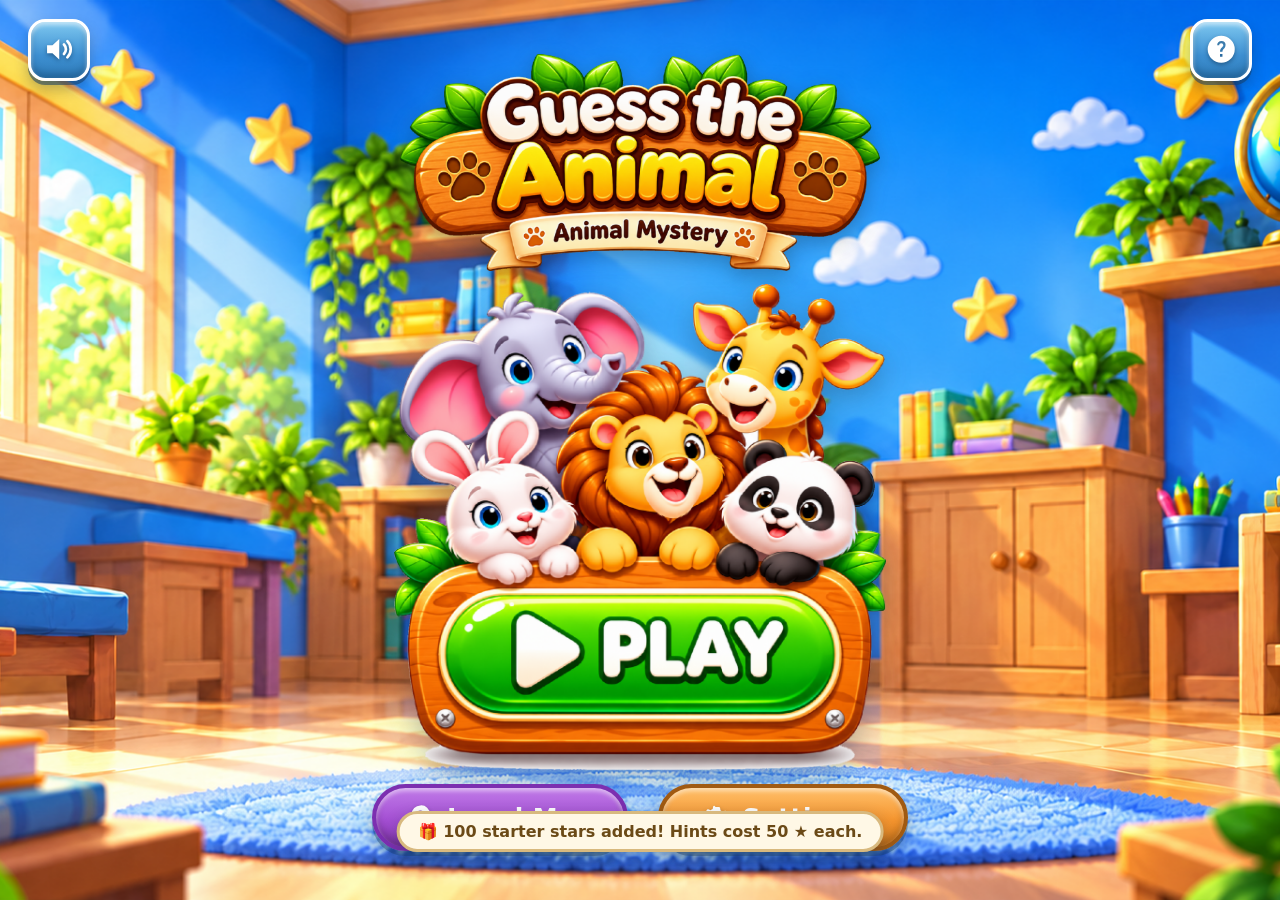
<file: index.html>
<!doctype html>
<html lang="en">
<head>
<meta charset="utf-8">
<meta name="viewport" content="width=device-width, initial-scale=1, viewport-fit=cover">
<title>Guess the Word — Animal Mystery</title>
<meta name="description" content="A cheerful animal word-guessing game: 10 levels, 40 mystery animals.">
<link rel="icon" href="data:image/svg+xml,%3Csvg xmlns='http://www.w3.org/2000/svg' viewBox='0 0 32 32'%3E%3Crect width='32' height='32' rx='7' fill='%233e8948'/%3E%3Crect x='8' y='22' width='16' height='4' rx='2' fill='%23f7d774'/%3E%3C/svg%3E">
<link rel="stylesheet" href="css/style.css?v=14">
<!-- essential home-screen art: load first on every entry path -->
<link rel="preload" as="image" href="assets/art/logo.png" fetchpriority="high">
<link rel="preload" as="image" href="assets/art/hero-animals.png" fetchpriority="high">
<link rel="preload" as="image" href="assets/art/bg-phone.png" media="(orientation: portrait)">
<link rel="preload" as="image" href="assets/art/bg-desktop.png" media="(orientation: landscape)">
</head>
<body>
<div id="app" class="app" aria-live="polite">

  <!-- Loading / error surface -->
  <div id="screen-loading" class="screen screen-loading">
    <div class="panel small center">
      <div class="spinner" aria-hidden="true"></div>
      <h1 class="game-title">Guess the animal</h1>
      <p class="muted" id="loading-msg">Getting the classroom ready…</p>
    </div>
  </div>
  <div id="screen-error" class="screen screen-error hidden">
    <div class="panel small center">
      <h1 class="game-title">Oops!</h1>
      <p id="error-msg" class="subtitle red">Something went wrong.</p>
      <button class="btn btn-blue big" data-action="reload">Try again</button>
    </div>
  </div>

  <!-- Home (approved reference design: classroom photo, wooden logo sign,
       five animals + green PLAY artwork, purple/orange pills) -->
  <div id="screen-home" class="screen screen-home hidden">
    <div class="home-top">
      <button type="button" class="menu-btn btn-sound" data-action="sound" id="btn-sound" aria-label="Turn sound off" aria-pressed="true">
        <svg class="snd-on" viewBox="0 0 24 24" aria-hidden="true" focusable="false"><path fill="currentColor" d="M3 9v6h4l5 4.5v-15L7 9H3z"/><path fill="none" stroke="currentColor" stroke-width="2" stroke-linecap="round" d="M15.5 8.5a5 5 0 0 1 0 7M18 6a8.5 8.5 0 0 1 0 12"/></svg>
        <svg class="snd-off" viewBox="0 0 24 24" aria-hidden="true" focusable="false"><path fill="currentColor" d="M3 9v6h4l5 4.5v-15L7 9H3z"/><path fill="none" stroke="currentColor" stroke-width="2.4" stroke-linecap="round" d="m15.5 9.5 5 5m0-5-5 5"/></svg>
      </button>
      <button type="button" class="menu-btn" data-action="help" aria-label="How to play">
        <svg viewBox="0 0 24 24" aria-hidden="true" focusable="false"><path fill="currentColor" d="M12 2a10 10 0 1 0 0 20 10 10 0 0 0 0-20zm.9 15.5h-1.8v-1.9h1.8v1.9zm1.7-6.6-.8.9c-.6.6-.9 1.1-.9 2.1h-1.8c0-1.5.4-2.2 1.2-3l.8-.9c.3-.3.4-.6.4-1 0-.8-.6-1.4-1.5-1.4s-1.5.6-1.5 1.5H9c0-1.9 1.3-3.1 3.2-3.1 1.8 0 3 1.1 3 2.7 0 .9-.3 1.6-.6 2.2z"/></svg>
      </button>
    </div>
    <div class="home-stage">
      <img class="home-logo" src="assets/art/logo.png" alt="Guess the Animal — Animal Mystery"
           width="1400" height="634" draggable="false">
      <div class="home-hero">
        <button type="button" class="play-hotspot" data-action="play"
                aria-label="Play — start the next level"></button>
        <img class="hero-art" src="assets/art/hero-animals.png"
             alt="Five friendly cartoon animals gathered around a big wooden Play button"
             width="1050" height="1037" draggable="false">
      </div>
      <div class="home-actions">
        <button type="button" class="btn-pill pill-purple" data-action="levels">
          <svg viewBox="0 0 24 24" aria-hidden="true" focusable="false"><path fill="currentColor" d="M12 2a7.3 7.3 0 0 0-7.3 7.3c0 5 5.6 9.8 6.9 12a.9.9 0 0 0 1.5 0c1.3-2.2 6.9-7 6.9-12A7.3 7.3 0 0 0 12 2zm0 4.2a3.1 3.1 0 1 1 0 6.2 3.1 3.1 0 0 1 0-6.2z"/></svg>
          <span>Level&nbsp;Map</span>
        </button>
        <button type="button" class="btn-pill pill-orange" data-action="settings">
          <svg viewBox="0 0 24 24" aria-hidden="true" focusable="false"><path fill="currentColor" d="M10.3 2.2a1 1 0 0 0-1 .8l-.4 2a7.7 7.7 0 0 0-1.7 1l-2-.7a1 1 0 0 0-1.2.5l-1.4 2.4a1 1 0 0 0 .2 1.2l1.6 1.3a7.8 7.8 0 0 0 0 2l-1.6 1.3a1 1 0 0 0-.2 1.2l1.4 2.4a1 1 0 0 0 1.2.5l2-.7c.5.4 1.1.7 1.7 1l.4 2a1 1 0 0 0 1 .8h2.8a1 1 0 0 0 1-.8l.4-2a7.7 7.7 0 0 0 1.7-1l2 .7a1 1 0 0 0 1.2-.5l1.4-2.4a1 1 0 0 0-.2-1.2L20 13.9a7.8 7.8 0 0 0 0-2l1.6-1.3a1 1 0 0 0 .2-1.2l-1.4-2.4a1 1 0 0 0-1.2-.5l-2 .7a7.7 7.7 0 0 0-1.7-1l-.4-2a1 1 0 0 0-1-.8h-2.8zM12 9a3 3 0 1 1 0 6 3 3 0 0 1 0-6z"/></svg>
          <span>Settings</span>
        </button>
      </div>
    </div>
  </div>

  <!-- Level select -->
  <div id="screen-levels" class="screen screen-levels hidden">
    <div class="levels-wrap">
      <div class="levels-top">
        <button class="menu-btn btn-home" data-action="home" aria-label="Home screen">
          <svg viewBox="0 0 24 24" aria-hidden="true" focusable="false"><path fill="currentColor" d="M12 2.6 1.8 11h3v10a1.2 1.2 0 0 0 1.2 1.2h4.4v-6.4h3.2v6.4h4.4A1.2 1.2 0 0 0 19.2 21V11h3L12 2.6z"/></svg>
        </button>
        <div class="levels-banner">
          <span class="rope rope-left" aria-hidden="true"></span>
          <span class="rope rope-right" aria-hidden="true"></span>
          <span class="leaf-cluster leaf-tl" aria-hidden="true"></span>
          <span class="leaf-cluster leaf-tr" aria-hidden="true"></span>
          <span class="leaf-single leaf-b" aria-hidden="true"></span>
          <span class="paw banner-paw left" aria-hidden="true"></span>
          <h2 class="banner-text">Choose a Level</h2>
          <span class="paw banner-paw right" aria-hidden="true"></span>
        </div>
        <button class="menu-btn btn-sound" data-action="sound" id="btn-sound-levels" aria-label="Turn sound off">
          <svg class="snd-on" viewBox="0 0 24 24" aria-hidden="true" focusable="false"><path fill="currentColor" d="M3 9v6h4l5 4.5v-15L7 9H3z"/><path fill="none" stroke="currentColor" stroke-width="2" stroke-linecap="round" d="M15.5 8.5a5 5 0 0 1 0 7M18 6a8.5 8.5 0 0 1 0 12"/></svg>
          <svg class="snd-off" viewBox="0 0 24 24" aria-hidden="true" focusable="false"><path fill="currentColor" d="M3 9v6h4l5 4.5v-15L7 9H3z"/><path fill="none" stroke="currentColor" stroke-width="2.4" stroke-linecap="round" d="m15.5 9.5 5 5m0-5-5 5"/></svg>
        </button>
      </div>
      <div class="levels-scroll">
        <div id="level-grid" class="level-grid" aria-label="Level select"></div>
      </div>
    </div>
  </div>

  <!-- Gameplay: one coherent center-aligned vertical stack -->
  <div id="screen-game" class="screen screen-game hidden">
    <header class="hud" id="hud">
      <button class="hud-pause" data-action="pause" aria-label="Pause game">
        <img src="assets/art/btn-pause.png" alt="" draggable="false">
      </button>
      <span class="badge badge-wood" id="hud-level">LEVEL 1</span>
      <span class="badge badge-navy" id="hud-question">Q 1/4</span>
      <span class="badge badge-hearts" id="hud-hearts" aria-label="Hearts"></span>
      <span class="badge badge-navy" id="hud-score"><span class="star" aria-hidden="true">★</span> <b>0</b></span>
      <span class="badge badge-navy" id="hud-timer">⏱ <b id="timer-text">70</b></span>
      <span class="badge badge-navy badge-practice" id="hud-practice">PRACTICE ∞</span>
    </header>

    <main class="stage" id="stage">
      <div class="board-zone" id="board-zone">
        <div class="title-banner" aria-hidden="true">
          <span class="paw left"></span><span class="title-text">Guess the animal</span><span class="paw right"></span>
        </div>
        <div class="board-frame" id="board-frame">
          <img class="board-art" src="assets/art/board.png" alt="" draggable="false">
          <div class="animal-mount" id="animal-mount" data-qid="" role="img" aria-label="Mystery animal"></div>
          <div class="bubble hidden" id="bubble" role="status"></div>
        </div>
      </div>

      <div class="slots" id="slots" aria-label="Answer slots"></div>

      <div class="bank-wrap">
        <div class="bank" id="bank" aria-label="Letter buttons"></div>
      </div>

      <div class="actions" id="actions">
        <button class="action-btn" data-action="undo" id="btn-undo" aria-label="Undo last letter">
          <img src="assets/art/btn-undo.png" alt="" draggable="false">
        </button>
        <button class="action-btn" data-action="clear" id="btn-clear" aria-label="Clear all letters">
          <img src="assets/art/btn-clear.png" alt="" draggable="false">
        </button>
        <button class="action-btn" data-action="hint" id="btn-hint" aria-label="Hint: reveal one letter, costs 50 stars">
          <img src="assets/art/btn-hint.png" alt="" draggable="false">
        </button>
      </div>
    </main>

    <footer class="progress-zone" id="progress-zone">
      <div class="progress-title" id="progress-title">Complete 4 animals to clear the level</div>
      <div class="progress-holder" id="progress-holder">
        <img class="progress-art" src="assets/art/progress.png" alt="" draggable="false">
        <div class="progress-track" aria-label="Questions solved">
          <div class="progress-connector" aria-hidden="true"></div>
          <div class="progress-markers" id="progress-markers"></div>
        </div>
      </div>
    </footer>
  </div>

  <!-- Modals -->
  <div id="modal-overlay" class="modal-overlay hidden" role="dialog" aria-modal="true">
    <div class="modal" id="modal"></div>
  </div>
</div>

<noscript><p class="noscript">This game needs JavaScript enabled.</p></noscript>

<script src="js/letters.js"></script>
<script src="js/storage.js"></script>
<script src="js/levels.js"></script>
<script src="js/game.js"></script>
<script src="js/asset-map.js"></script>
<script src="js/renderer.js"></script>
<script src="js/controls.js"></script>
<script src="js/audio.js"></script>
<script src="js/main.js"></script>
</body>
</html>
</file>
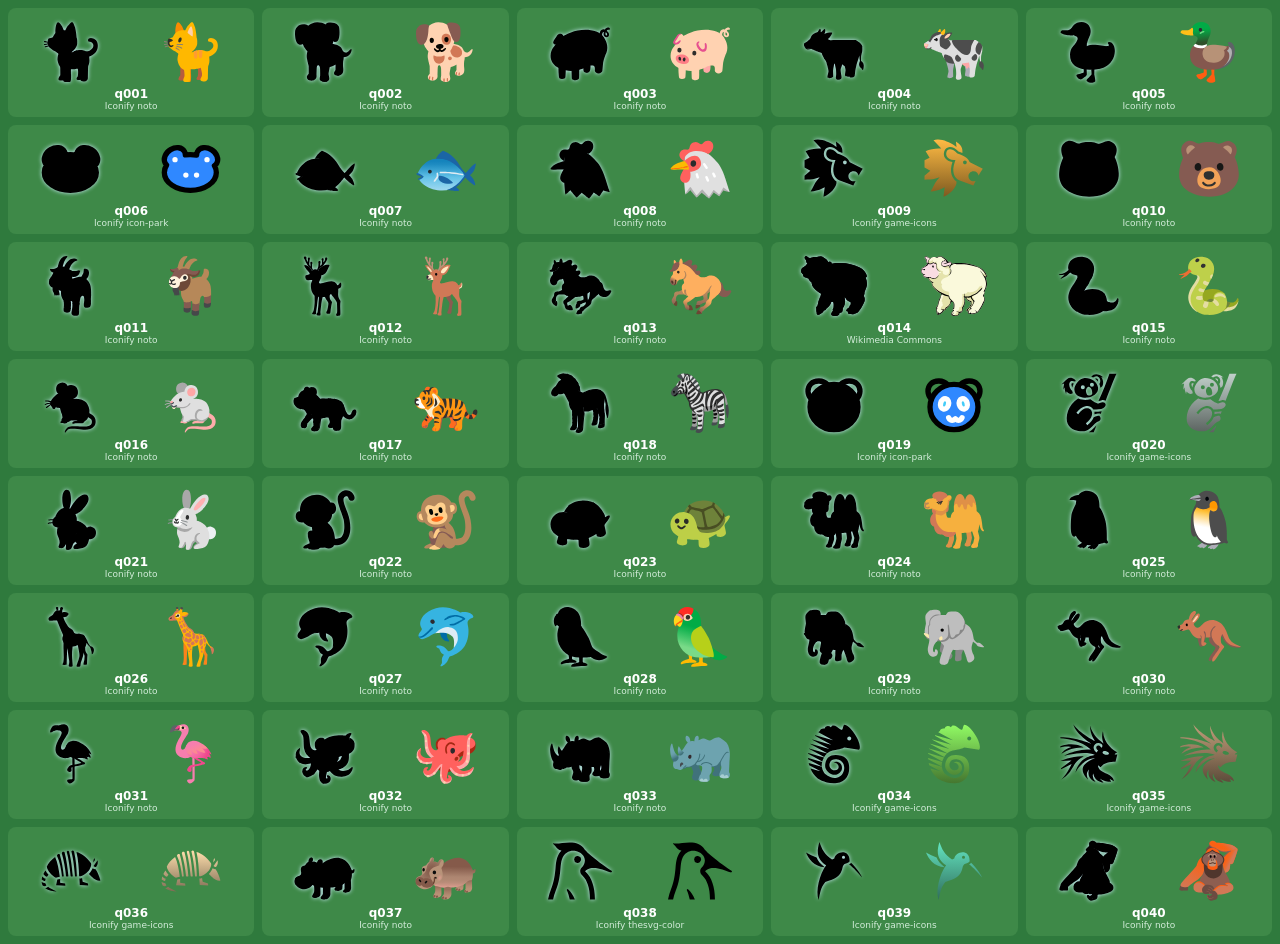
<file: tests/animals-preview.html>
<!doctype html>
<html><head><meta charset="utf-8"><title>Animal asset preview</title>
<style>
body{margin:0;background:#2f7a3d;font:12px system-ui;padding:8px;display:grid;grid-template-columns:repeat(5,1fr);gap:8px}
.cell{background:#3e8948;border-radius:8px;padding:6px;text-align:center}
.cell img{height:64px;display:block;margin:0 auto}
.pair{display:flex;gap:6px;justify-content:center;align-items:flex-end;height:70px}
.lbl{color:#fff;font-weight:bold;margin-top:3px}
.src{color:#d3edda;font-size:9px}
</style></head>
<body>
<script>
fetch('../assets/animals/manifest.json').then(r=>r.json()).then(m=>{
  document.body.innerHTML = Array.from({length:40},(_,i)=>{
    const q='q'+String(i+1).padStart(3,'0');
    const src='../assets/animals/'+q+'.svg';
    return '<div class="cell"><div class="pair">' +
      '<img src="'+src+'" style="filter:brightness(0) drop-shadow(0 0 2px #cfefff)" alt="">' +
      '<img src="'+src+'" alt="">' +
      '</div><div class="lbl">'+q+'</div><div class="src">'+(m[q]?m[q].source.split(':')[0]:'')+'</div></div>';
  }).join('');
});
</script>
</body></html>
</file>
<file: css/style.css>
/* ============================================================
   Guess the Word — Animal Mystery · style.css
   TARGET composition: full-bleed classroom photo, arcade HUD,
   cream title arch, large center chalkboard, sprite answer
   slots, glossy arcade letter tiles, sprite action buttons,
   wooden 4-step progress bar. One center-aligned stack.
   ============================================================ */

* { box-sizing: border-box; -webkit-tap-highlight-color: transparent; }
button { touch-action: manipulation; } /* no 300ms delay / double-tap zoom on phones */
.app { overscroll-behavior: none; }     /* no pull-to-refresh while playing */

:root {
  --navy: #1d3557;
  --navy-deep: #16283f;
  --cream: #fff6dc;
  --cream-deep: #ffe9b0;
  --warm-stroke: #b5762a;
  --gold: #f8d34e;
  --gold-deep: #d9a916;
  --wood: #d9a05b;
  --wood-deep: #a9702d;
  --red: #e85d4a;
  --green-ok: #57c84d;
  --ink: #23384a;
  --font-round: "Comic Sans MS", "Chalkboard SE", "Segoe Print", "Baloo 2", "Trebuchet MS", system-ui, sans-serif;
  --hud-h: clamp(44px, 9vh, 84px);
  --gap: clamp(4px, 1.1vh, 12px);
}

html, body { height: 100%; }
body {
  margin: 0;
  font-family: var(--font-round);
  color: var(--ink);
  overflow: hidden;
  background: #9fd0e8;
}

/* ---------- full-bleed classroom backgrounds (approved photos) ---------- */
.app {
  position: relative;
  height: 100vh;
  height: 100dvh;
  overflow: hidden;
  background: #9fd0e8 url("../assets/art/bg-phone.png?v=3") center / cover no-repeat;
}
@media (orientation: landscape) {
  .app { background-image: url("../assets/art/bg-desktop.png?v=3"); }
}

.noscript { position: fixed; inset: auto 0 0 0; background: #b03030; color: #fff; padding: 10px; text-align: center; }

/* ---------- screens ---------- */
.screen { position: absolute; inset: 0; display: flex; flex-direction: column; z-index: 2; }
.hidden { display: none !important; }

/* ---------- shared bits (home / levels / modals) ---------- */
.panel {
  background: var(--cream);
  border: 4px solid #e7d9b9;
  border-radius: 22px;
  box-shadow: 0 6px 18px rgba(30, 50, 66, .28);
  padding: 18px;
}
.panel.small { max-width: 340px; margin: auto; text-align: center; }
.center { text-align: center; }
.game-title { font-size: clamp(24px, 5vw, 38px); margin: 0; color: var(--navy); }
.subtitle { font-size: clamp(13px, 2.6vw, 17px); margin: 8px 0 0; color: #b06f1e; font-weight: bold; letter-spacing: 1.5px; }
.red { color: var(--red); }
.muted { color: #6d7f8e; margin: 10px 0 0; font-size: 14px; }

.btn {
  font-family: inherit; font-weight: bold;
  font-size: clamp(15px, 2.6vw, 18px); color: #21313f;
  border: 3px solid #fff; border-radius: 16px;
  padding: 10px 18px; cursor: pointer; min-height: 44px;
  box-shadow: 0 4px 0 rgba(35, 56, 74, .28), 0 8px 14px rgba(35, 56, 74, .16);
  transition: transform .12s ease, box-shadow .12s ease, filter .12s ease;
  user-select: none;
}
.btn:hover { filter: brightness(1.05); transform: translateY(-1px); }
.btn:active { transform: translateY(3px); box-shadow: 0 1px 0 rgba(35, 56, 74, .28); }
.btn:focus-visible { outline: 4px dashed #fff; outline-offset: 3px; }
.btn.big { font-size: clamp(20px, 4.4vw, 28px); padding: 13px 42px; border-radius: 20px; }
.btn.icon { padding: 9px 13px; }
.btn[disabled] { opacity: .45; cursor: not-allowed; transform: none; }
.btn-orange { background: linear-gradient(180deg, #ffd24d, #ff9812); }
.btn-red    { background: linear-gradient(180deg, #ff8a70, #e8491d); color: #fff; text-shadow: 0 2px 0 rgba(0,0,0,.25); }
.btn-yellow { background: linear-gradient(180deg, #fff176, #fdd835); }
.btn-blue   { background: linear-gradient(180deg, #7ec8f0, #3d8fd1); color: #fff; text-shadow: 0 2px 0 rgba(0,0,0,.25); }
.btn-green  { background: linear-gradient(180deg, #8ee08a, #3f9e4d); color: #fff; text-shadow: 0 2px 0 rgba(0,0,0,.25); }

.spinner {
  width: 44px; height: 44px; margin: 8px auto 14px;
  border: 6px solid #cfe3f0; border-top-color: #3d8fd1; border-radius: 50%;
  animation: spin 1s linear infinite;
}
@keyframes spin { to { transform: rotate(360deg); } }

/* ---------- home (approved reference: classroom photo + wooden logo +
     five-animal PLAY artwork + green info board + purple/orange pills) ---------- */
.screen-home {
  flex-direction: column;
  align-items: center;
  padding-top: max(6px, env(safe-area-inset-top));
}
.home-top {
  flex: none;
  width: 100%;
  display: flex;
  justify-content: space-between;
  align-items: center;
  padding: clamp(6px, 1.4vh, 14px) clamp(12px, 3.4vw, 28px) 0;
  z-index: 5;
}
.home-stage {
  --hero-w: min(92vw, calc(52dvh * 1.0125));
  flex: 1;
  min-height: 0;
  width: 100%;
  display: flex;
  flex-direction: column;
  align-items: center;
  padding: 0 clamp(8px, 2.5vw, 20px) max(4px, env(safe-area-inset-bottom));
}
/* wooden sign logo: title + subtitle live inside the artwork (no text overlay) */
.home-logo {
  display: block;
  width: min(78vw, 560px);
  max-width: 100%;
  height: auto;
  margin-top: clamp(2px, 1.2dvh, 14px);
  filter: drop-shadow(0 6px 10px rgba(20, 40, 60, .32));
  animation: home-logo-in .55s cubic-bezier(.2, 1.35, .4, 1) both;
  user-select: none;
}
@keyframes home-logo-in {
  from { opacity: 0; transform: translateY(-20px) scale(.92); }
  65%  { opacity: 1; transform: translateY(0) scale(1.025); }
  to   { opacity: 1; transform: translateY(0) scale(1); }
}

/* five-animal group with the wooden PLAY sign.
   --pill-* geometry covers the WHOLE wooden sign (frame, green pill and
   flanking leaves), measured from the artwork itself. */
.home-hero {
  position: relative;
  width: var(--hero-w);
  aspect-ratio: 1050 / 1037;
  margin-top: clamp(6px, 1.6dvh, 18px);
  --pill-x: 4%;
  --pill-y: 66%;
  --pill-w: 92%;
  --pill-h: 30%;
  animation: home-hero-in .5s cubic-bezier(.2, 1.4, .4, 1) .1s both;
}
@keyframes home-hero-in {
  from { opacity: 0; transform: scale(.86); }
  to   { opacity: 1; transform: scale(1); }
}
.home-hero .hero-art {
  position: absolute;
  inset: 0;
  width: 100%;
  height: 100%;
  z-index: 1;
  pointer-events: none;
  user-select: none;
  filter: drop-shadow(0 8px 14px rgba(20, 40, 60, .30));
  transform-origin: 50% 84%;
}
/* invisible-but-real PLAY button locked onto the green pill in the artwork;
   at least a 44px touch target, always centered on the pill */
.play-hotspot {
  position: absolute;
  left: calc(var(--pill-x) + var(--pill-w) / 2);
  top: calc(var(--pill-y) + var(--pill-h) / 2);
  width: max(var(--pill-w), 44px);
  height: max(var(--pill-h), 44px);
  transform: translate(-50%, -50%);
  z-index: 3;
  padding: 0;
  border: none;
  background: transparent;
  cursor: pointer;
  border-radius: 999px;
  -webkit-tap-highlight-color: transparent;
}
.play-hotspot:focus-visible {
  outline: 4px dashed #fff;
  outline-offset: 3px;
}
.play-hotspot:active ~ .hero-art { transform: scale(.975); }
.hero-art { transition: transform .14s ease; }

/* purple Level Map + orange Settings pills */
.home-actions {
  flex: none;
  display: flex;
  justify-content: center;
  align-items: center;
  gap: clamp(10px, 4vw, 30px);
  margin-top: clamp(8px, 2dvh, 22px);
  width: 100%;
  animation: home-rise .4s ease .26s both;
}
@keyframes home-rise {
  from { opacity: 0; transform: translateY(14px); }
  to   { opacity: 1; transform: translateY(0); }
}
.btn-pill {
  flex: 0 1 auto;
  min-width: min(38vw, 250px);
  min-height: clamp(48px, 7.4dvh, 68px);
  padding: clamp(8px, 1.6dvh, 14px) clamp(14px, 4vw, 30px);
  display: inline-flex;
  align-items: center;
  justify-content: center;
  gap: clamp(6px, 1.8vw, 12px);
  font-family: inherit;
  font-weight: bold;
  font-size: clamp(16px, 4.6vw, 25px);
  color: #fff;
  letter-spacing: .4px;
  text-shadow: 0 2px 0 rgba(0, 0, 0, .28);
  border: clamp(3px, .8vw, 4px) solid;
  border-radius: 999px;
  cursor: pointer;
  box-shadow:
    inset 0 3px 4px rgba(255, 255, 255, .5),
    inset 0 -6px 8px rgba(0, 0, 0, .22),
    0 5px 0 rgba(23, 62, 102, .38),
    0 9px 16px rgba(20, 40, 60, .3);
  transition: transform .12s ease, box-shadow .12s ease, filter .12s ease;
  user-select: none;
}
.btn-pill svg { width: 1.15em; height: 1.15em; flex: none; filter: drop-shadow(0 2px 2px rgba(0, 0, 0, .3)); }
.btn-pill:hover { filter: brightness(1.06); transform: translateY(-2px); }
.btn-pill:active { transform: translateY(3px); box-shadow: inset 0 3px 4px rgba(255,255,255,.45), inset 0 -3px 6px rgba(0,0,0,.2), 0 1px 0 rgba(23,62,102,.38); }
.btn-pill:focus-visible { outline: 4px dashed #fff; outline-offset: 3px; }
.pill-purple {
  background: linear-gradient(180deg, #c07ae8 0%, #a44fd3 55%, #8c37b8 100%);
  border-color: #7c2fb0;
}
.pill-orange {
  background: linear-gradient(180deg, #ffc06a 0%, #f5952f 55%, #e07f1a 100%);
  border-color: #a05a12;
}
/* one-time "100 starter stars" welcome note (non-intrusive pill, auto-hides) */
.starter-toast {
  position: absolute; left: 50%; bottom: clamp(14px, 6vh, 48px);
  transform: translateX(-50%) translateY(8px);
  background: #fff8e6; border: 3px solid #d8b97e; border-radius: 999px;
  padding: 8px 18px; font-weight: bold; color: #6b4a17;
  font-size: clamp(13px, 2.6vw, 16px);
  box-shadow: 0 6px 16px rgba(30, 50, 66, .32);
  opacity: 0; pointer-events: none; z-index: 8;
  transition: opacity .25s ease, transform .25s ease; white-space: nowrap;
  max-width: 92vw; overflow: hidden; text-overflow: ellipsis;
}
.starter-toast.show { opacity: 1; transform: translateX(-50%) translateY(0); }

/* home: shorter phones — shrink art + spacing, never the controls */
@media (max-height: 700px) and (orientation: portrait) {
  .home-stage { --hero-w: min(88vw, calc(46dvh * 1.0125)); }
  .home-logo { width: min(76vw, 420px); }
  .home-hero { margin-top: clamp(4px, 1dvh, 10px); }
}
@media (max-height: 600px) and (orientation: portrait) {
  .home-stage { --hero-w: min(86vw, calc(44dvh * 1.0125)); }
  .home-logo { width: min(72vw, 380px); margin-top: 0; }
  .home-hero { margin-top: 4px; }
  .home-actions { margin-top: 4px; }
}
/* home: portrait tablets — big canvas, so trim the logo/hero slightly to
   keep the paw-print rug visible under the buttons */
@media (orientation: portrait) and (min-width: 700px) {
  .home-stage { --hero-w: min(88vw, calc(50dvh * 1.0125)); }
  .home-logo { width: min(70vw, 500px); }
}
/* home: landscape / desktop — logo upper-center, hero the focus, bg visible around */
@media (orientation: landscape) {
  .home-top { position: absolute; top: max(6px, env(safe-area-inset-top)); left: 0; right: 0; }
  .screen-home { padding-top: 0; }
  .home-stage {
    --hero-w: min(88vw, calc(54vh * 1.0125));
    max-width: min(96vw, 1060px);
    margin: 0 auto;
    justify-content: center;
    padding-top: clamp(4px, 1vh, 12px);
  }
  .home-logo { width: min(44vw, 480px); margin-top: 0; }
  .home-hero { margin-top: clamp(6px, 1.4vh, 16px); }
  .home-actions { margin-top: clamp(6px, 1.6vh, 18px); }
}
@media (orientation: landscape) and (max-height: 500px) {
  .home-stage { --hero-w: min(80vw, calc(48vh * 1.0125)); }
  .home-logo { width: min(36vw, 300px); }
  .home-hero { margin-top: 4px; }
  .btn-pill { min-height: 44px; min-width: min(30vw, 210px); font-size: clamp(14px, 3vh, 20px); }
}

/* ---------- level select (wooden-and-leaf reference design) ---------- */
.levels-wrap {
  position: relative; z-index: 2;
  width: min(94vw, 900px);
  margin: 0 auto;
  height: 100%;
  display: flex; flex-direction: column;
  padding: 0 max(4px, env(safe-area-inset-right)) max(14px, env(safe-area-inset-bottom)) max(4px, env(safe-area-inset-left));
}
.levels-top {
  flex: none;
  display: grid;
  grid-template-columns: auto minmax(0, 1fr) auto;
  align-items: center;
  gap: 8px;
  padding: max(10px, env(safe-area-inset-top)) 0 4px;
}
/* glossy blue corner buttons (Home / Sound) */
.menu-btn {
  width: clamp(46px, 12vw, 62px);
  aspect-ratio: 1;
  padding: 0; border: 3px solid #fff; border-radius: 28%;
  cursor: pointer; font-family: inherit;
  display: flex; align-items: center; justify-content: center;
  color: #fff; background: linear-gradient(180deg, #7ec8f0 0%, #3d8fd1 60%, #2f7cb9 100%);
  box-shadow:
    inset 0 3px 4px rgba(255, 255, 255, .55),
    inset 0 -5px 7px rgba(9, 52, 92, .35),
    0 4px 0 rgba(23, 62, 102, .55),
    0 8px 14px rgba(20, 40, 60, .3);
  transition: transform .12s ease, filter .12s ease;
}
.menu-btn svg { width: 58%; height: 58%; display: block; filter: drop-shadow(0 2px 2px rgba(9, 40, 70, .45)); }
.menu-btn:hover { filter: brightness(1.06); }
.menu-btn:active { transform: translateY(3px); box-shadow: inset 0 3px 4px rgba(255,255,255,.5), inset 0 -3px 5px rgba(9,52,92,.3), 0 1px 0 rgba(23,62,102,.55); }
.menu-btn:focus-visible { outline: 4px dashed #fff; outline-offset: 3px; }
.menu-btn .snd-off { display: none; }
.menu-btn.is-off .snd-on { display: none; }
.menu-btn.is-off .snd-off { display: block; }

/* hanging wooden "Choose a Level" banner */
.levels-banner {
  position: relative;
  justify-self: center;
  display: flex; align-items: center; justify-content: center;
  gap: clamp(6px, 1.8vw, 14px);
  width: min(66vw, 430px);
  padding: clamp(10px, 2.2vh, 18px) clamp(12px, 2.6vw, 30px) clamp(12px, 2.4vh, 20px);
  background: linear-gradient(180deg, #f9c06a 0%, #efa43f 38%, #e28f2b 66%, #d07d1e 100%);
  border: 3px solid #7a4a12;
  border-radius: 20px 20px 24px 24px / 24px 24px 30px 30px;
  box-shadow:
    inset 0 3px 0 rgba(255, 255, 255, .5),
    inset 0 -7px 0 rgba(110, 52, 6, .38),
    0 6px 0 rgba(101, 60, 17, .5),
    0 12px 22px rgba(30, 50, 66, .35);
}
.banner-text {
  margin: 0; white-space: nowrap;
  font-size: clamp(15px, 4.7vw, 28px);
  font-weight: bold; color: #fff; letter-spacing: .5px;
  text-shadow: 0 2px 0 #7a3a06, -1px 0 0 #7a3a06, 1px 0 0 #7a3a06, 0 -1px 0 #7a3a06, 0 5px 9px rgba(70, 33, 2, .4);
}
.levels-banner .banner-paw { width: clamp(14px, 3vw, 24px); height: clamp(14px, 3vw, 24px); opacity: .95; }
.levels-banner .banner-paw::before { background-color: #fff; }
.rope {
  position: absolute; bottom: calc(100% - 6px);
  width: 13px; height: 500px; /* runs up past the viewport top; body clips it */
  background: repeating-linear-gradient(180deg, #c99a58 0 13px, #a5763a 13px 18px);
  border: 2.5px solid #6e4519; border-bottom: none;
  border-radius: 6px 6px 0 0;
  box-shadow: 0 0 4px rgba(30, 20, 5, .25);
}
.rope-left { left: 15%; }
.rope-right { right: 15%; }
.leaf-cluster { position: absolute; width: 36px; height: 30px; }
.leaf-tl { top: -13px; left: -11px; }
.leaf-tr { top: -13px; right: -11px; }
.leaf-cluster::before, .leaf-cluster::after {
  content: ""; position: absolute;
  width: 24px; height: 24px;
  border-radius: 100% 0 100% 0;
  background: linear-gradient(135deg, #8ed460, #4c9e3c);
  border: 2px solid #2f7d2a;
}
.leaf-cluster::before { left: 0; top: 6px; transform: rotate(-42deg); }
.leaf-cluster::after { right: 0; top: 0; width: 19px; height: 19px; transform: rotate(18deg); }
.leaf-single {
  position: absolute; bottom: -12px; left: 50%;
  width: 20px; height: 20px;
  border-radius: 100% 0 100% 0;
  background: linear-gradient(135deg, #8ed460, #4c9e3c);
  border: 2px solid #2f7d2a;
  transform: translateX(-50%) rotate(65deg);
}

/* the card grid: 2 columns on phones, 3 on tablets, 5 on wide screens */
.levels-scroll { flex: 1; min-height: 0; overflow-y: auto; display: flex; padding: 10px 2px 14px; }
.level-grid {
  margin: auto; /* safe vertical centering: collapses to 0 when the grid must scroll */
  display: grid;
  grid-template-columns: repeat(2, minmax(0, 1fr));
  gap: clamp(12px, 2.6vh, 24px) clamp(10px, 3.4vw, 22px);
  width: 100%;
}
@media (min-width: 640px) { .level-grid { grid-template-columns: repeat(3, minmax(0, 1fr)); } }
@media (min-width: 1024px) {
  .levels-wrap { width: min(96vw, 1400px); }
  .level-grid { grid-template-columns: repeat(4, minmax(0, 1fr)); }
}
@media (min-width: 1920px) { .level-grid { grid-template-columns: repeat(5, minmax(0, 1fr)); } }

/* one shared blank wooden-and-leaf artwork per card; text floats above it,
   aligned to the plaque / cream geometry of the CROPPED art (level-card-ui.png,
   1709x821 — transparent padding removed by tools/optimize-level-card.js) */
.level-card {
  position: relative;
  aspect-ratio: 1709 / 821;
  container-type: inline-size;
  padding: 0; border: none; background: none; cursor: pointer;
  font-family: inherit; color: var(--ink);
  filter: drop-shadow(0 3px 5px rgba(20, 40, 60, .3));
  transition: transform .14s ease, filter .2s ease;
}
/* Old phone browsers without aspect-ratio support would give the button zero
   height (all children are absolutely positioned) and the level page would
   look empty. padding-top reproduces the exact card box there (1 / 2.0816). */
@supports not (aspect-ratio: 1) {
  .level-card { padding-top: 48.04%; }
}
.level-card .lv-art {
  position: absolute; inset: 0; width: 100%; height: 100%;
  object-fit: contain; pointer-events: none; user-select: none;
}
.level-card:focus-visible { outline: 3px dashed #fff; outline-offset: 4px; border-radius: 16px; }
.level-card .lv-plaque {
  position: absolute; left: 30.5%; right: 35%; top: 6.5%; height: 22.5%;
  display: flex; align-items: center; justify-content: center;
  font-weight: bold; color: #fff7df; white-space: nowrap;
  font-size: 11px; /* pre-container-query fallback */
  font-size: clamp(9px, 6.2cqw, 24px);
  text-shadow: 0 1.5px 0 #6b3c10, 0 0 2px rgba(107, 60, 16, .9), 0 2px 4px rgba(60, 30, 2, .35);
}
.level-card .lv-name {
  position: absolute; left: 9%; right: 9%; top: 32%; height: 27%;
  display: flex; align-items: center; justify-content: center;
  text-align: center; line-height: 1.02;
  font-weight: bold; color: var(--navy);
  font-size: 10px; /* fallback */
  font-size: clamp(9px, 5.8cqw, 22px);
  text-shadow: 0 1px 0 rgba(255, 255, 255, .5);
  overflow: visible;
}
.level-card .lv-animals {
  position: absolute; left: 10%; right: 10%; top: 60%; height: 10.5%;
  display: flex; align-items: center; justify-content: center;
  color: #8b7a55; font-weight: bold; white-space: nowrap;
  font-size: 7px; /* fallback */
  font-size: clamp(7px, 3.7cqw, 14px);
}
.level-card .lv-stars {
  position: absolute; left: 16%; right: 16%; top: 72.5%; height: 18.5%;
  display: flex; align-items: center; justify-content: center;
  gap: .14em; letter-spacing: .04em;
  font-size: 12px; /* fallback */
  font-size: clamp(11px, 7.6cqw, 30px);
}
.level-card .lv-stars .lit { color: #f6b73c; text-shadow: 0 1.5px 0 #c68a12, 0 0 3px rgba(255, 200, 90, .55); }
.level-card .lv-stars .off { color: #a89d82; text-shadow: 0 1px 0 rgba(255, 255, 255, .6), 0 1px 2px rgba(120, 100, 60, .4); }
/* green play pip on the next uncompleted level */
.level-card .lv-play {
  position: absolute; left: 10%; top: 71.5%;
  width: 24px; height: 24px; /* pre-container-query fallback */
  width: 14cqw; height: 14cqw; max-width: 40px; max-height: 40px; min-width: 18px; min-height: 18px;
  border-radius: 50%;
  display: flex; align-items: center; justify-content: center;
  background: linear-gradient(180deg, #8ee08a, #3f9e4d);
  border: 2px solid #fff;
  color: #fff;
  box-shadow: 0 2px 4px rgba(20, 40, 60, .35), inset 0 2px 2px rgba(255, 255, 255, .4);
}
.level-card .lv-play svg { width: 62%; height: 62%; display: block; margin-left: 8%; filter: drop-shadow(0 1px 1px rgba(10, 50, 20, .4)); }
/* gray padlock on locked cards — kept clear of the title and stars */
.level-card .lv-lock {
  position: absolute; right: 8%; top: 36.5%;
  width: 22px; height: 22px; /* pre-container-query fallback */
  width: 13cqw; height: 13cqw; max-width: 36px; max-height: 36px; min-width: 16px; min-height: 16px;
  border-radius: 50%;
  display: flex; align-items: center; justify-content: center;
  background: linear-gradient(180deg, #efece3, #d4cfc2);
  border: 2px solid #a9a294;
  color: #7d7468;
  box-shadow: 0 2px 4px rgba(20, 40, 60, .25);
}
.level-card .lv-lock svg { width: 56%; height: 56%; display: block; }

/* states */
/* the next-uncompleted card keeps its green play pip; no glow halo around it */
.level-card.current { filter: drop-shadow(0 3px 5px rgba(20, 40, 60, .3)); }
@media (hover: hover) {
  .level-card:not(.locked):hover { transform: translateY(-3px) scale(1.015); z-index: 2; }
}
.level-card:not(.locked):active { transform: translateY(2px) scale(.985); }
.level-card.locked { cursor: not-allowed; }
.level-card.locked .lv-art { filter: saturate(.28) brightness(.97); }
.level-card.locked .lv-name { color: #7d8b99; }
.level-card.locked .lv-plaque { opacity: .82; }
.level-card.locked .lv-animals { color: #9aa2ac; }

/* friendly locked-level hint pinned under the header */
.levels-toast {
  position: absolute; left: 50%; top: clamp(78px, 13vh, 126px);
  transform: translateX(-50%) translateY(-8px);
  background: #fff8e6;
  border: 3px solid #d8b97e; border-radius: 999px;
  padding: 8px 18px;
  font-weight: bold; color: #6b4a17;
  font-size: clamp(13px, 3.4vw, 16px);
  box-shadow: 0 6px 16px rgba(30, 50, 66, .32);
  opacity: 0; pointer-events: none; z-index: 8;
  transition: opacity .18s ease, transform .18s ease;
  white-space: nowrap;
}
.levels-toast.show { opacity: 1; transform: translateX(-50%) translateY(0); }

/* ============================================================
   GAMEPLAY — target composition
   ============================================================ */
.screen-game { z-index: 3; user-select: none; -webkit-user-select: none; }

/* ---------- HUD: arcade badges across the top ---------- */
.hud {
  flex: none;
  height: var(--hud-h);
  display: flex; align-items: center; justify-content: center;
  gap: clamp(6px, 1.2vw, 16px);
  padding: 4px clamp(8px, 2vw, 20px) 0;
  padding-top: max(4px, env(safe-area-inset-top));
  z-index: 6;
}
.hud-pause {
  flex: none;
  width: clamp(40px, 5.4vh, 60px); height: clamp(40px, 5.4vh, 60px);
  padding: 0; border: none; background: none; cursor: pointer;
  filter: drop-shadow(0 3px 4px rgba(20, 40, 60, .35));
  transition: transform .12s ease;
}
.hud-pause img { width: 100%; height: 100%; display: block; }
.hud-pause:hover { transform: scale(1.06); }
.hud-pause:active { transform: translateY(2px) scale(.97); }
.hud-pause:focus-visible { outline: 3px dashed #fff; outline-offset: 2px; border-radius: 50%; }
.badge {
  display: inline-flex; align-items: center; gap: 5px;
  border-radius: 999px; padding: clamp(5px, 1vh, 10px) clamp(12px, 1.8vw, 24px);
  font-weight: bold; font-size: clamp(13px, 2.2vh, 22px);
  white-space: nowrap; line-height: 1.15;
  box-shadow: 0 3px 6px rgba(20, 40, 60, .35), inset 0 2px 0 rgba(255, 255, 255, .22);
}
.badge-navy { background: linear-gradient(180deg, #2a4a72, var(--navy-deep)); color: #fff; border: 2px solid rgba(255,255,255,.65); }
.badge-wood { background: linear-gradient(180deg, #eec27c, var(--wood)); color: #5b3a10; border: 2px solid #fff; text-shadow: 0 1px 0 rgba(255,255,255,.5); }
.badge-hearts { background: rgba(255, 253, 246, .92); border: 2px solid #fff; color: var(--red); letter-spacing: 2px; }
.badge-hearts .off { filter: grayscale(1); opacity: .4; }
#hud-timer.low b { color: #ffb1a6; animation: pulse .6s ease infinite alternate; }
@keyframes pulse { from { transform: scale(1); } to { transform: scale(1.16); } }
.star { color: var(--gold); text-shadow: 0 1px 0 var(--gold-deep); }
#hud-score { position: relative; }
/* "-50 ★" pulse under the star badge after each paid hint */
.star-float {
  position: absolute; left: 50%; top: calc(100% + 2px);
  transform: translateX(-50%);
  font-size: clamp(12px, 1.9vh, 17px); font-weight: bold;
  color: #ffd75e; text-shadow: 0 2px 0 rgba(0, 0, 0, .4), 0 0 6px rgba(0, 0, 0, .25);
  pointer-events: none; white-space: nowrap; z-index: 7;
  animation: star-float-up 1.15s ease forwards;
}
@keyframes star-float-up {
  from { opacity: 0; transform: translateX(-50%) translateY(4px); }
  25% { opacity: 1; }
  to { opacity: 0; transform: translateX(-50%) translateY(-16px); }
}

/* ---------- center stack ---------- */
.stage {
  position: relative;
  flex: 1;
  min-height: 0;
  display: flex; flex-direction: column; align-items: center;
  gap: var(--gap);
  padding: 0 clamp(8px, 2vw, 20px);
  z-index: 3;
  overflow-x: hidden;
  overflow-y: auto; /* big-bank levels scroll INSIDE the stage instead of clipping */
}

/* title arch banner */
.title-banner {
  position: relative; z-index: 8;
  display: flex; align-items: center; gap: clamp(8px, 1.6vw, 20px);
  background: linear-gradient(180deg, #fffdf4 0%, var(--cream) 45%, var(--cream-deep) 100%);
  border: clamp(3px, .45vh, 5px) solid var(--warm-stroke);
  border-radius: 999px 999px 26px 26px / 70% 70% 26px 26px;
  padding: clamp(5px, 1.2vh, 12px) clamp(32px, 6vw, 92px) clamp(7px, 1.4vh, 14px);
  box-shadow: 0 5px 0 rgba(122, 74, 20, .45), 0 10px 20px rgba(30, 50, 66, .28);
  margin: clamp(2px, .8vh, 8px) auto clamp(4px, 1vh, 12px) auto;
  max-width: min(86vw, 840px);
}
.title-text {
  font-size: clamp(22px, 4vh, 48px);
  font-weight: bold; color: var(--navy);
  letter-spacing: .5px;
  text-shadow: 0 2px 0 rgba(255, 255, 255, .8), 0 4px 6px rgba(35, 64, 107, .18);
  white-space: nowrap;
}
.paw { width: clamp(18px, 3vh, 34px); height: clamp(18px, 3vh, 34px); flex: none; opacity: .9; }
.paw::before { /* paw pad + toes as a tiny inline motif */
  content: ""; display: block; width: 100%; height: 100%;
  background-color: #c9802f;
  -webkit-mask: url("data:image/svg+xml,%3Csvg xmlns='http://www.w3.org/2000/svg' viewBox='0 0 40 40'%3E%3Cellipse cx='20' cy='26' rx='9' ry='7.5'/%3E%3Cellipse cx='9' cy='15' rx='4' ry='5'/%3E%3Cellipse cx='17' cy='10' rx='4' ry='5'/%3E%3Cellipse cx='25' cy='10' rx='4' ry='5'/%3E%3Cellipse cx='33' cy='15' rx='4' ry='5'/%3E%3C/svg%3E") center / contain no-repeat;
  mask: url("data:image/svg+xml,%3Csvg xmlns='http://www.w3.org/2000/svg' viewBox='0 0 40 40'%3E%3Cellipse cx='20' cy='26' rx='9' ry='7.5'/%3E%3Cellipse cx='9' cy='15' rx='4' ry='5'/%3E%3Cellipse cx='17' cy='10' rx='4' ry='5'/%3E%3Cellipse cx='25' cy='10' rx='4' ry='5'/%3E%3Cellipse cx='33' cy='15' rx='4' ry='5'/%3E%3C/svg%3E") center / contain no-repeat;
}

/* the big chalkboard */
.board-zone {
  flex: none;
  width: 100%;
  display: flex; flex-direction: column; align-items: center;
}
.board-frame {
  position: relative;
  width: min(56vw, 62vh * 2.02, 780px);
  aspect-ratio: 1448 / 715;
  filter: drop-shadow(0 10px 18px rgba(20, 40, 60, .38));
}
.board-art { width: 100%; height: 100%; display: block; object-fit: contain; user-select: none; }

/* animal illustration mount — one local image rendered twice:
   a brightness(0) black layer over the identical full-color layer.
   Success crossfades the layers; shapes match because they are the same file. */
.animal-mount {
  position: absolute;
  left: 12%; right: 12%; top: 10%; bottom: 20%;   /* centered inside the green surface, above the chalk tray */
  display: flex; align-items: center; justify-content: center;
}
.animal-mount img {
  position: absolute;
  width: 100%;
  height: 100%;
  max-width: 100%;
  max-height: 100%;
  object-fit: contain;           /* aspect preserved, never cropped or stretched */
  user-select: none;
  pointer-events: none;
}
.animal-mount img.failed { display: none; }  /* missing file: empty board, never broken icon */
.animal-black {
  filter: brightness(0)
          drop-shadow(0 3px 6px rgba(10, 30, 20, .35));
  transition: opacity .55s ease;
  z-index: 2;
}
.animal-color {
  opacity: 0;
  transition: opacity .55s ease;
  filter: drop-shadow(0 4px 8px rgba(10, 30, 20, .3));
  z-index: 1;
}
.animal-mount.revealed .animal-black { opacity: 0; }
.animal-mount.revealed .animal-color { opacity: 1; }
.animal-mount.revealed { animation: animal-pop .6s cubic-bezier(.2, 1.4, .4, 1); }
@keyframes animal-pop {
  0% { transform: scale(1); }
  45% { transform: scale(1.06); }
  100% { transform: scale(1.02); }
}

/* speech bubble anchored inside the board */
.bubble {
  position: absolute; left: 50%; bottom: 4%;
  transform: translateX(-50%);
  background: #fffdf6;
  border: 3px solid #e2d3ac;
  color: #4a5b6a; border-radius: 16px;
  padding: 5px 14px; font-weight: bold;
  font-size: clamp(12px, 2.2vh, 17px);
  box-shadow: 0 4px 10px rgba(20, 40, 60, .3);
  white-space: nowrap; z-index: 9;
  animation: bubble-in .22s ease;
}
.bubble.happy { color: #2c7a4d; border-color: #9fd9ae; }
.bubble.sad { color: var(--red); border-color: #f3b0a4; }
@keyframes bubble-in { from { transform: translateX(-50%) scale(.7); opacity: 0; } to { transform: translateX(-50%) scale(1); opacity: 1; } }

/* ---------- answer slots (single supplied sprite, repeated) ----------
   Long names wrap into BALANCED centered rows (.slot-row, built by the
   renderer from the measured width). Width/min-width/max-width guard the
   parent chain so the grid can never push slots past the screen edge. */
.slots {
  flex: none;
  margin-top: calc(var(--gap) * -0.4);
  display: flex;
  flex-direction: column;
  align-items: center;
  gap: clamp(4px, 1vh, 10px);
  width: 100%;
  min-width: 0;
  max-width: 100%;
}
.slot-row {
  display: flex;
  justify-content: center;
  gap: clamp(5px, 1.2vw, 14px);
  max-width: 100%;
}
.slot {
  --slot-size: var(--slot-w-fit, var(--slot-w)); /* fitted by renderer.js */
  position: relative;
  flex: none;
  width: var(--slot-size);
  aspect-ratio: 648 / 465;
  padding: 0; border: none; background: none; cursor: pointer;
  font-family: inherit;
  transition: transform .15s ease, filter .15s ease;
}
.slot .art {
  position: absolute; inset: 0;
  background: url("../assets/art/slot.png?v=1") center / contain no-repeat;
  filter: drop-shadow(0 3px 4px rgba(20, 40, 60, .3));
}
.slot .glyph {
  position: absolute; inset: 0;
  display: flex; align-items: center; justify-content: center;
  font-size: calc(var(--slot-size) * .42);
  font-weight: bold; color: var(--navy);
  text-shadow: 0 2px 0 rgba(255, 255, 255, .55);
}
.slot .glyph.pop { animation: pop-in .16s ease; }
@keyframes pop-in { from { transform: scale(.4); opacity: .4; } to { transform: scale(1); opacity: 1; } }
.slot.locked .art { filter: drop-shadow(0 3px 4px rgba(20, 40, 60, .3)) drop-shadow(0 0 6px rgba(87, 200, 77, .8)); }
.slot.locked .glyph { color: #1f6b34; }
.slot:focus-visible { outline: 3px dashed #fff; outline-offset: 2px; border-radius: 12px; }
.slots.shake { animation: shake .28s ease; }
@keyframes shake {
  0%, 100% { transform: translateX(0); }
  20% { transform: translateX(-7px); } 40% { transform: translateX(7px); }
  60% { transform: translateX(-4px); } 80% { transform: translateX(4px); }
}

/* ---------- glossy arcade letter tiles ---------- */
.bank-wrap { flex: none; width: 100%; min-width: 0; display: flex; justify-content: center; }
.bank {
  display: grid;
  grid-template-columns: repeat(var(--cols-narrow, 3), auto);
  justify-content: center;
  gap: clamp(5px, 1.1vw, 12px);
  min-width: 0;
  max-width: 100%;
}
@media (min-width: 880px) and (min-height: 560px) {
  .bank { grid-template-columns: repeat(var(--cols-wide, 9), auto); }
}
.tile {
  --tile-w: clamp(46px, 8.6vw, 76px);
  position: relative;
  width: var(--tile-w); height: var(--tile-w);
  border-radius: 22%;
  border: none; cursor: pointer; font-family: inherit;
  font-size: calc(var(--tile-w) * .46);
  font-weight: bold; color: var(--navy);
  text-shadow: 0 1px 0 rgba(255, 255, 255, .45);
  box-shadow:
    inset 0 -5px 8px rgba(29, 53, 87, .22),          /* bevel bottom */
    inset 0 3px 4px rgba(255, 255, 255, .75),        /* bevel top */
    0 4px 0 rgba(29, 53, 87, .30),                   /* hard arcade base */
    0 8px 12px rgba(20, 40, 60, .25);                /* soft drop */
  transition: transform .12s ease, box-shadow .12s ease, filter .18s ease;
  animation: pop-in .18s ease both;
}
.tile::before { /* specular highlight */
  content: ""; position: absolute; left: 12%; right: 12%; top: 7%; height: 34%;
  border-radius: 50% / 60%;
  background: linear-gradient(180deg, rgba(255, 255, 255, .85), rgba(255, 255, 255, .06));
  pointer-events: none;
}
.tile:nth-child(5n+1) { background: #ffcf3f; }
.tile:nth-child(5n+2) { background: #6fd3f2; }
.tile:nth-child(5n+3) { background: #ff8fc0; }
.tile:nth-child(5n+4) { background: #a8e063; }
.tile:nth-child(5n+5) { background: #b9a7f0; }
.tile:nth-child(5n+2) { color: #123c55; }
.tile:hover { transform: translateY(-2px); filter: brightness(1.04); }
.tile:active { transform: translateY(3px); box-shadow: inset 0 -2px 5px rgba(29,53,87,.25), inset 0 3px 4px rgba(255,255,255,.7), 0 1px 0 rgba(29,53,87,.3); }
.tile:focus-visible { outline: 4px dashed #fff; outline-offset: 2px; }
.tile.used {
  opacity: .25; filter: grayscale(.8);
  transform: scale(.9);
  pointer-events: none;
  box-shadow: none;
}

/* ---------- action buttons (actual sprite artwork) ---------- */
.actions {
  flex: none;
  margin-top: clamp(6px, 2.2vh, 24px);
  display: flex; align-items: center; justify-content: center;
  gap: clamp(12px, 3vw, 40px);
  /* ONE pattern everywhere: the button row can never leave the screen.
     When a big-bank level makes the stage scroll (short landscape only —
     portrait banks are capped at 12 tiles and always fit), the row sticks
     to the bottom edge; the scrim lives in the ultra-short landscape
     media block below, so phones never see a white band behind the buttons. */
  position: sticky;
  bottom: 0;
  z-index: 7;
  padding: clamp(4px, 1vh, 10px) 6px calc(clamp(4px, 1vh, 10px) + 2px);
  transition: background .15s ease;
}
.action-btn {
  padding: 0; border: none; background: none; cursor: pointer;
  width: clamp(108px, 13.5vw, 196px);
  transition: transform .13s ease, filter .15s ease;
}
.action-btn img { width: 100%; height: auto; display: block; pointer-events: none; }
.action-btn:hover { transform: translateY(-2px); }
.action-btn:active { transform: translateY(3px) scale(.97); }
.action-btn:focus-visible { outline: 4px dashed #fff; outline-offset: 3px; border-radius: 18px; }
.action-btn[disabled] { opacity: .42; filter: grayscale(.55); cursor: not-allowed; transform: none; }
/* affordable-but-broke hint: tappable (engine explains), visually dimmed gold */
.action-btn.low-stars img { filter: grayscale(.4) brightness(.92); }
.action-btn.low-stars::after {
  content: "50 ★"; position: absolute; top: -10%; right: -8%;
  font-size: clamp(10px, 1.6vh, 14px); font-weight: bold; color: #fff;
  background: linear-gradient(180deg, #ffb25e, #e07a1f);
  border: 2px solid #fff; border-radius: 999px;
  padding: 1px 7px; pointer-events: none;
  box-shadow: 0 2px 5px rgba(20, 40, 60, .35);
}
.action-btn { position: relative; }

/* ---------- four-step wooden progress bar ---------- */
.progress-zone {
  flex: none;
  display: flex; flex-direction: column; align-items: center;
  gap: clamp(2px, .6vh, 6px);
  padding: 0 12px 6px;
  padding-bottom: max(6px, env(safe-area-inset-bottom));
  z-index: 4;
}
.progress-title {
  font-size: clamp(11px, 1.75vh, 17px);
  font-weight: bold; color: #5b3a10;
  text-shadow: 0 1px 0 rgba(255, 255, 255, .65);
  letter-spacing: .4px;
}
.progress-holder { position: relative; width: min(58vw, 46vh, 620px); }
.progress-art { display: block; width: 100%; height: auto; user-select: none; filter: drop-shadow(0 4px 8px rgba(20,40,60,.3)); }
.progress-track { position: absolute; inset: 6% 10% 14% 10%; display: flex; align-items: center; }
.progress-connector {
  position: absolute; left: 8%; right: 8%; top: 50%;
  height: clamp(3px, .5vh, 5px); border-radius: 3px;
  background: rgba(91, 58, 16, .35);
  transform: translateY(-50%);
}
.progress-markers { position: relative; display: flex; width: 100%; justify-content: space-between; }
.marker {
  position: relative;
  width: clamp(26px, 4.6vh, 44px); height: clamp(26px, 4.6vh, 44px);
  border-radius: 50%;
  display: flex; align-items: center; justify-content: center;
  font-size: clamp(13px, 2.2vh, 21px); font-weight: bold;
  background: #f4e3bd; color: #8a6a3a;
  border: clamp(2px, .35vh, 3px) solid #c9a366;
  box-shadow: 0 2px 4px rgba(20, 40, 60, .25);
  transition: background .25s ease, color .25s ease, transform .25s ease;
}
.marker.current {
  background: var(--navy); color: #fff; border-color: #fff;
  transform: scale(1.14);
  box-shadow: 0 0 0 clamp(3px, .5vh, 5px) rgba(255, 255, 255, .55), 0 3px 8px rgba(20, 40, 60, .4);
}
.marker.done {
  background: linear-gradient(180deg, #ffe587, var(--gold)); color: #7a4d00;
  border-color: #fff;
}
.marker.pop { animation: token-pop .45s cubic-bezier(.2, 2.2, .4, 1); }
@keyframes token-pop { from { transform: scale(0); } to { transform: scale(1); } }

/* reward float */
.reward-float {
  position: absolute; left: 50%; top: 30%;
  transform: translateX(-50%);
  font-size: clamp(24px, 5vh, 44px);
  font-weight: bold; color: var(--gold);
  text-shadow: 0 3px 0 var(--gold-deep), 0 6px 14px rgba(0, 0, 0, .35);
  pointer-events: none; z-index: 12;
  animation: float-up 1.3s ease forwards;
}
@keyframes float-up {
  from { opacity: 0; transform: translateX(-50%) translateY(12px) scale(.7); }
  25% { opacity: 1; }
  to { opacity: 0; transform: translateX(-50%) translateY(-48px) scale(1.12); }
}

/* gentle success sparkles over the board (no animals involved) */
.sparkles { position: absolute; inset: 0; pointer-events: none; z-index: 10; }
.sparkles span {
  position: absolute; width: 13px; height: 13px;
  background: radial-gradient(circle, #fff7cf 0 28%, var(--gold) 60%, rgba(248, 211, 78, 0) 75%);
  opacity: 0;
}
.sparkles.go span { animation: sparkle .85s ease forwards; }
@keyframes sparkle {
  0% { opacity: 0; transform: scale(.2) rotate(0deg); }
  30% { opacity: 1; }
  100% { opacity: 0; transform: scale(1.35) rotate(160deg) translateY(-26px); }
}

/* ---------- modals ---------- */
.modal-overlay {
  position: absolute; inset: 0; z-index: 20;
  background: rgba(30, 50, 66, .38);
  backdrop-filter: blur(2px);
  display: flex; align-items: center; justify-content: center;
  padding: 18px;
  animation: fade-in .2s ease;
}
@keyframes fade-in { from { opacity: 0; } to { opacity: 1; } }
.modal {
  width: min(92vw, 430px);
  background: linear-gradient(180deg, #fffef9, #f6eedb);
  border: 4px solid #e2d3ac; border-radius: 24px;
  box-shadow: 0 12px 40px rgba(20, 40, 60, .35);
  padding: 20px 18px; text-align: center;
  animation: modal-in .25s cubic-bezier(.2, 1.6, .4, 1);
}
@keyframes modal-in { from { transform: scale(.8); opacity: 0; } to { transform: scale(1); opacity: 1; } }
.modal h2 { margin: 0 0 4px; color: var(--navy); font-size: clamp(22px, 5vw, 30px); }
.modal .m-sub { margin: 4px 0 12px; color: #6d7f8e; font-weight: bold; }
.modal .m-buttons { display: flex; flex-wrap: wrap; gap: 10px; justify-content: center; margin-top: 14px; }
/* compact settings row (sound toggle) */
.modal .set-row {
  display: flex; align-items: center; justify-content: space-between;
  gap: 12px; margin: 12px 4px 2px;
  background: #f4ecd8; border: 3px solid #e2d3ac; border-radius: 14px;
  padding: 10px 14px; font-weight: bold; color: var(--ink);
  font-size: clamp(15px, 3vw, 18px);
}
.modal .set-row .set-ctrl { display: inline-flex; align-items: center; gap: 10px; }
.modal .set-row .set-ctrl b { color: #2c6b45; }
.modal .fact {
  background: #eef7ee; border: 3px dashed #9fd9ae; color: #2c6b45;
  border-radius: 14px; padding: 10px 12px;
  font-size: clamp(14px, 2.8vw, 16px); margin: 10px 0 2px;
}
.stars-row { font-size: 42px; letter-spacing: 6px; color: var(--gold); text-shadow: 0 3px 0 var(--gold-deep); margin: 6px 0; }
.stars-row .off { color: #d8cdb2; text-shadow: none; }
.stars-row .lit { display: inline-block; animation: token-pop .5s cubic-bezier(.2, 2.2, .4, 1) both; }
.score-line { font-size: clamp(18px, 4vw, 24px); color: #b8860b; font-weight: bold; margin: 4px 0; }
.best-line { color: #8b7a55; font-size: 14px; }

/* future-safe silhouette reveal hooks (unused while animal art is pending) */
.board-surface.revealed .silhouette .body * { fill: var(--c1, #e5a33b); stroke: var(--c1, #e5a33b); }
.board-surface.revealed .silhouette .acc  * { fill: var(--c2, #8a5a2b); stroke: var(--c2, #8a5a2b); }
.reveal-img.revealed .body * { fill: var(--c1, #e5a33b); stroke: var(--c1, #e5a33b); }
.reveal-img.revealed .acc  * { fill: var(--c2, #8a5a2b); stroke: var(--c2, #8a5a2b); }
.silhouette * { transition: fill .45s ease, stroke .45s ease; }

/* ============================================================
   Responsive tuning — layout from available width AND height
   ============================================================ */

/* sizing tokens for slots/tiles per breakpoint */
.slots { --slot-w: clamp(44px, 10vw, 84px); }
@media (min-width: 880px) and (min-height: 560px) {
  .slots { --slot-w: clamp(56px, 6vw, 92px); }
}

/* short landscape phones: compress the stack */
@media (max-height: 600px) and (orientation: landscape) {
  .title-banner { margin-bottom: clamp(4px, 1vh, 10px); }
  .board-frame { width: min(60vw, 66vh * 2.02); }
  .tile { --tile-w: clamp(36px, 8vh, 56px); }
  .slots { --slot-w: clamp(36px, 8vh, 56px); }
  .action-btn { width: clamp(90px, 16vh, 150px); }
  .progress-holder { width: min(52vw, 380px); }
  .hud { gap: 6px; }
}

/* phones (portrait): match the phone reference —
   HUD on two rows, wide board, full-width 3x3 or 4-column letter bank */
@media (orientation: portrait) and (max-width: 760px) {
  .hud {
    display: grid;
    grid-template-columns: repeat(4, auto);
    justify-content: center;
    align-items: center;
    column-gap: clamp(4px, 1.6vw, 10px);
    row-gap: 4px;
    height: auto;
    min-height: calc(var(--hud-h) * .66);
  }
  #hud-score { grid-row: 2; grid-column: 2 / 3; }
  #hud-timer, #hud-practice { grid-row: 2; grid-column: 3 / 4; }
  .title-text { font-size: clamp(16px, 5vw, 20px); }
  /* spread the stack over the tall phone screen like the reference */
  .stage { justify-content: space-evenly; overflow-y: auto; }
  .board-frame { width: min(88vw, 62vh * 2.02); }
  .slots { --slot-w: clamp(46px, 14vw, 66px); }
  /* smaller slot art still keeps a 44px-tall tap target */
  .slot { min-height: 44px; }
  /* the bank owns ~94% of the usable phone width (10-16px effective margins);
     columns stretch to fill it — 3x3 for 9 tiles, 4 columns for 10-16 */
  .bank-wrap { width: 94%; }
  .bank {
    width: 100%;
    max-width: 480px;
    grid-template-columns: repeat(var(--cols-narrow, 3), minmax(0, 1fr));
    gap: clamp(8px, 2.4vw, 12px);
  }
  /* width and height are sized independently: wide glossy keys that fill the
     row, height capped in the 52-70px touch band (4-row banks stay compact) */
  .tile {
    --tile-h: clamp(52px, 15vw, 68px);
    width: auto;
    height: var(--tile-h);
    font-size: calc(var(--tile-h) * .5);
  }
  /* the three action buttons share one balanced full-width row and grow
     ~10-15% vs the old fixed clamp; sprites keep their aspect ratios */
  .actions { gap: 6px; padding-left: 0; padding-right: 0; }
  .action-btn { flex: 1 1 0; min-width: 0; max-width: 140px; width: auto; }
}
@media (max-width: 360px) {
  .badge { padding: 4px 9px; font-size: 12px; }
  /* shrink the board first; tiles never drop below the 44px touch minimum */
  .board-frame { width: min(78vw, 58vh * 2.02); }
  .bank { gap: 8px; }
  .tile { --tile-h: clamp(52px, 15vw, 60px); }
  .progress-holder { width: 92vw; }
}

/* tablets: intermediate board + tiles */
@media (min-width: 600px) and (max-width: 960px) {
  .board-frame { width: min(78vw, 52vh * 2.02); }
  .tile { --tile-w: clamp(48px, 8vw, 68px); }
  .slots { --slot-w: clamp(46px, 8.4vw, 76px); }
}

/* shorter landscape screens (1366×768-class laptops, landscape tablets):
   the stack can exceed the stage height there and push the button row out of
   view — scale board/slots/tiles by viewport height so everything stays visible */
@media (orientation: landscape) and (max-height: 850px) {
  .board-frame { width: min(78vw, 44vh * 2.02, 780px); }
  .slots { --slot-w: clamp(40px, min(6vw, 6.6vh), 88px); }
  .tile { --tile-w: clamp(36px, min(8.6vw, 8.4vh), 76px); }
  .stage { gap: 6px; }
}

/* ultra-short landscape phones (≤450px tall): board tiny, bank on ONE row */
@media (orientation: landscape) and (max-height: 450px) {
  .bank { grid-template-columns: repeat(var(--cols-wide, 9), auto); }
  .board-frame { width: min(78vw, 26vh * 2.02); }
  .title-banner { margin-bottom: 6px; }
  .actions { margin-top: calc(var(--gap) * .5); }
  .stage { overflow-y: auto; }
  /* the only place a scroll can still happen: keep the readability scrim
     behind the sticky button row here (phones in portrait never see it) */
  .stage.game--tight .actions {
    background: linear-gradient(180deg, rgba(214, 235, 246, 0), rgba(214, 235, 246, .86) 36%, rgba(214, 235, 246, .94));
  }
}

/* ============================================================
   ADAPTIVE GAMEPLAY LAYOUT — two modes selected by CONTENT + SPACE
   (renderer toggles .game--advanced-desktop for answers >= 8 letters
   or banks >= 12 tiles, gated by the desktop-landscape media query
   below; .game--tight is added by a real overflow measurement when
   the centered stack would not fit).
   ============================================================ */

/* Compact / short-word mode = the default centered stack above, untouched. */

/* ADVANCED DESKTOP MODE (reference design): on a desktop-landscape canvas
   (>= 1100px wide with enough height) long questions arrange into THREE
   columns — chalkboard + answer slots on the left (~57-62%), the letter bank
   BESIDE the board (~25-32%), and the Undo/Clear/Hint buttons stacked in a
   vertical rail to the RIGHT of the bank. Short words, phones and tablets
   never match this gate and keep the centered stack exactly as it is.
   Explicit grid areas — no absolute positioning, no scaling, nothing
   overlaps; the media query is kept character-identical to the
   matchMedia() gate in renderer.js so class and CSS can never disagree. */
@media (min-width: 1100px) and (orientation: landscape) and (min-height: 620px) {
  .stage.game--advanced-desktop {
    display: grid;
    grid-template-columns: minmax(0, 1.9fr) minmax(0, 1fr) auto;
    grid-template-rows: auto auto;
    grid-template-areas:
      "board bank actions"
      "slots bank actions";
    align-content: center;   /* one compact, vertically centered gameplay block */
    align-items: center;
    column-gap: clamp(16px, 2vw, 30px);
    row-gap: clamp(6px, 1.4vh, 16px);
  }
  .stage.game--advanced-desktop .board-zone {
    grid-area: board;
    width: auto;
    min-width: 0;            /* let the grid column shrink without pushing */
  }
  .stage.game--advanced-desktop .title-banner {
    margin: 0 auto 2px auto;
    padding-top: clamp(4px, 1vh, 10px);
    padding-bottom: clamp(5px, 1.2vh, 12px);
  }
  /* height-driven board: keeps the 1448/715 aspect, never crops/stretches */
  .stage.game--advanced-desktop .board-frame { width: min(100%, 48vh * 2.02); }
  .stage.game--advanced-desktop .slots {
    grid-area: slots;
    margin-top: 0;
    max-width: 100%;
  }
  .stage.game--advanced-desktop .bank-wrap {
    grid-area: bank;
    min-width: 0;
    display: flex;
    align-items: center;
    justify-content: center;
  }
  /* side panel bank: 4 columns x 3 rows for the 12-tile banks, legible tiles */
  .stage.game--advanced-desktop .bank {
    grid-template-columns: repeat(var(--cols-panel, 4), auto);
    gap: clamp(8px, 1.6vh, 16px) clamp(8px, 1vw, 16px);
  }
  .stage.game--advanced-desktop .tile { --tile-w: clamp(44px, min(9vw, 8.6vh), 76px); }
  /* vertical button rail immediately right of the bank: Undo, Clear, Hint
     (existing DOM order) — the same buttons, artwork and handlers, just placed */
  .stage.game--advanced-desktop .actions {
    grid-area: actions;
    position: static;        /* the grid column owns placement; no sticky needed */
    flex-direction: column;
    align-self: center;
    margin-top: 0;
    gap: clamp(10px, 2.2vh, 22px);
    background: none;
    padding: 0;
  }
  .stage.game--advanced-desktop .action-btn { width: clamp(104px, 9.5vw, 150px); }
  /* HUD/progress live outside the grid in their own reserved rows: untouched. */
}

/* TIGHT mode (measured overflow of the centered stack on ANY viewport):
   shrink decorative gaps and board first, typography last. */
.stage.game--tight { gap: 4px; justify-content: flex-start; } /* pack from the top so scrolling reaches the banner/board */
.stage.game--tight .title-banner {
  margin: 0 auto 2px auto;
  padding-top: clamp(3px, .8vh, 8px);
  padding-bottom: clamp(4px, 1vh, 10px);
}
.stage.game--tight .title-text { font-size: clamp(16px, 2.8vh, 34px); }
.stage.game--tight .board-frame { width: min(66vw, 40vh * 2.02); }
.stage.game--tight .slots { --slot-w: clamp(34px, min(5.2vw, 6vh), 72px); }
.stage.game--tight .tile { --tile-w: clamp(38px, min(7.4vw, 7.4vh), 66px); }
.stage.game--tight .actions { margin-top: 4px; gap: clamp(8px, 2vw, 22px); }
.stage.game--tight .action-btn { width: clamp(94px, 12vw, 160px); }
.stage.game--tight .progress-holder { width: min(52vw, 40vh, 540px); }
/* Portrait phones in tight mode: NO internal scrolling — the stack must fit
   the real screen (real phones lose ~100px of the CSS height to browser
   chrome, so compression keys off vh, not the raw device spec). Touch floors
   hold: slots/tiles never drop below a 44px hit target. */
@media (orientation: portrait) and (max-width: 760px) {
  .stage.game--tight .title-banner {
    margin: 0 auto 2px auto;
    padding-top: clamp(2px, .6vh, 6px);
    padding-bottom: clamp(3px, .8vh, 8px);
  }
  .stage.game--tight .title-text { font-size: clamp(13px, 2vh, 18px); }
  .stage.game--tight .board-frame { width: min(76vw, 40vh * 2.02); }
  .stage.game--tight .slots { --slot-w: clamp(44px, 12vw, 66px); }
  .stage.game--tight .tile { --tile-h: clamp(44px, 8vh, 52px); }
  .stage.game--tight .actions {
    margin-top: 2px;
    padding-top: 2px;
    padding-bottom: calc(2px + env(safe-area-inset-bottom) / 2);
    background: linear-gradient(180deg, rgba(214, 235, 246, 0), rgba(214, 235, 246, .86) 36%, rgba(214, 235, 246, .94));
  }
  .stage.game--tight .action-btn { max-width: 120px; }
  .stage.game--tight .progress-holder { width: min(52vw, 36vh, 420px); }
  .stage.game--tight .progress-title { font-size: clamp(10px, 1.4vh, 14px); }
}
/* first step for real-phone heights (browser chrome shrinks 100dvh): trim the
   height-driven pieces BEFORE tight mode is even needed */
@media (orientation: portrait) and (max-width: 760px) and (max-height: 780px) {
  .board-frame { width: min(84vw, 52vh * 2.02); }
  .tile { --tile-h: clamp(48px, 13vw, 60px); }
  .progress-holder { width: min(56vw, 40vh, 480px); }
}
/* very short viewports (small phones, split-screen): deepest compression that
   still respects the 44px touch floors */
@media (orientation: portrait) and (max-width: 760px) and (max-height: 620px) {
  .hud { row-gap: 2px; }
  .title-banner { margin-top: 0; }
  .title-text { font-size: 13px; }
  .board-frame { width: min(74vw, 38vh * 2.02); }
  .tile { --tile-h: 46px; }
  .bank { gap: 6px; }
  .slots { gap: 3px; }
  .slot-row { gap: 4px; }
  .action-btn { max-width: 108px; }
  .actions { margin-top: 2px; }
  .progress-holder { width: min(50vw, 34vh, 340px); }
  .progress-zone { padding-bottom: max(4px, env(safe-area-inset-bottom)); }
}
@media (orientation: portrait) and (max-width: 360px) {
  /* tight board cap already shrinks with height; nothing extra needed here */
}

/* reduced motion */
@media (prefers-reduced-motion: reduce) {
  *, *::before, *::after { animation-duration: .01ms !important; animation-iteration-count: 1 !important; transition-duration: .01ms !important; }
}
</file>
